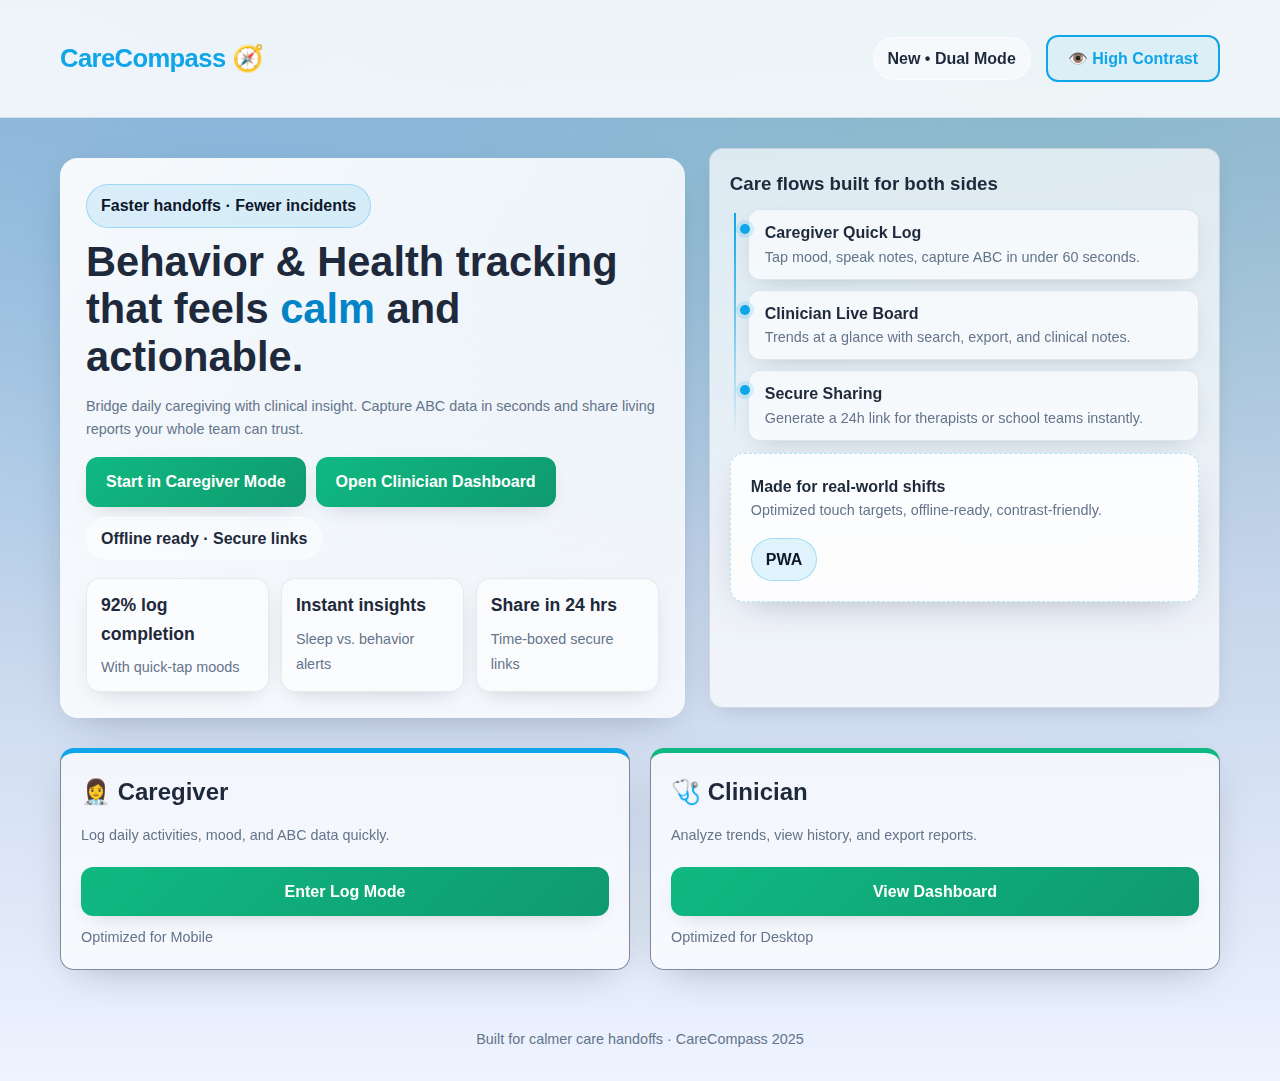
<file: index.html>
<!DOCTYPE html>
<html lang="en">
<head>
    <meta charset="UTF-8">
    <meta name="viewport" content="width=device-width, initial-scale=1.0">
    <title>CareCompass | PWID Monitoring</title>
    <link rel="stylesheet" href="style.css">
    <link rel="manifest" href="manifest.json">
</head>
<body>

    <header>
        <div class="container nav-content">
            <div class="logo">CareCompass 🧭</div>
            <div class="flex-row">
                <span class="pill ghost-pill">New • Dual Mode</span>
                <button class="btn btn-outline" onclick="toggleContrast()" style="width: auto;">👁️ High Contrast</button>
            </div>
        </div>
    </header>

    <div class="container" style="min-height: 80vh;">
        <div class="page-hero">
            <div class="hero-card floating-card">
                <div class="pill" style="margin-bottom: 10px;">Faster handoffs · Fewer incidents</div>
                <h1 style="font-size: 2.6rem; line-height: 1.15; margin-bottom: 14px;">Behavior & Health tracking that feels <span class="highlight">calm</span> and actionable.</h1>
                <p class="text-muted" style="margin-bottom: 16px;">Bridge daily caregiving with clinical insight. Capture ABC data in seconds and share living reports your whole team can trust.</p>
                <div class="flex-row" style="flex-wrap: wrap; gap: 10px;">
                    <a href="caregiver.html" class="btn btn-secondary">Start in Caregiver Mode</a>
                    <a href="doctor.html" class="btn btn-secondary">Open Clinician Dashboard</a>
                    <span class="pill ghost-pill">Offline ready · Secure links</span>
                </div>
                <div class="stat-grid" style="margin-top: 18px;">
                    <div class="stat-chip"><strong>92% log completion</strong><span class="text-muted">With quick-tap moods</span></div>
                    <div class="stat-chip"><strong>Instant insights</strong><span class="text-muted">Sleep vs. behavior alerts</span></div>
                    <div class="stat-chip"><strong>Share in 24 hrs</strong><span class="text-muted">Time-boxed secure links</span></div>
                </div>
            </div>
            <div class="card glass shadow-soft" style="height: 100%;">
                <h3 style="margin-bottom: 10px;">Care flows built for both sides</h3>
                <div class="timeline" style="margin-top: 10px;">
                    <div class="timeline-item">
                        <strong>Caregiver Quick Log</strong>
                        <p class="text-muted">Tap mood, speak notes, capture ABC in under 60 seconds.</p>
                    </div>
                    <div class="timeline-item">
                        <strong>Clinician Live Board</strong>
                        <p class="text-muted">Trends at a glance with search, export, and clinical notes.</p>
                    </div>
                    <div class="timeline-item">
                        <strong>Secure Sharing</strong>
                        <p class="text-muted">Generate a 24h link for therapists or school teams instantly.</p>
                    </div>
                </div>
                <div class="card subtle-card" style="margin-top: 12px;">
                    <div class="flex-between flex-row">
                        <div>
                            <strong>Made for real-world shifts</strong>
                            <p class="text-muted" style="font-size: 0.9rem;">Optimized touch targets, offline-ready, contrast-friendly.</p>
                        </div>
                        <span class="pill">PWA</span>
                    </div>
                </div>
            </div>
        </div>

        <div class="grid-2" style="margin-top: 10px;">
            <div class="card" style="border-top: 5px solid var(--primary);">
                <h2>👩‍⚕️ Caregiver</h2>
                <p class="text-muted" style="margin-bottom: 20px;">Log daily activities, mood, and ABC data quickly.</p>
                <a href="caregiver.html" class="btn btn-secondary w-full">Enter Log Mode</a>
                <div style="margin-top: 10px; font-size: 0.9rem; color: var(--text-muted);">Optimized for Mobile</div>
            </div>

            <div class="card" style="border-top: 5px solid var(--secondary);">
                <h2>🩺 Clinician</h2>
                <p class="text-muted" style="margin-bottom: 20px;">Analyze trends, view history, and export reports.</p>
                <a href="doctor.html" class="btn btn-secondary w-full">View Dashboard</a>
                <div style="margin-top: 10px; font-size: 0.9rem; color: var(--text-muted);">Optimized for Desktop</div>
            </div>
        </div>
    </div>

    <div class="footer">
        Built for calmer care handoffs · CareCompass 2025
    </div>

    <script>
        // High Contrast Logic
        function toggleContrast() {
            document.body.classList.toggle('high-contrast');
            localStorage.setItem('contrast', document.body.classList.contains('high-contrast'));
        }
        // Load preference
        if(localStorage.getItem('contrast') === 'true') {
            document.body.classList.add('high-contrast');
        }
    </script>
</body>
</html>
</file>
<file: style.css>
/* style.css */
:root {
    --primary: #0ea5e9;       /* Sky Blue */
    --primary-dark: #0284c7;
    --secondary: #10b981;     /* Emerald Green */
    --danger: #ef4444;        /* Red */
    --warning: #f59e0b;       /* Amber */
    --bg: #f8fafc;
    --surface: #ffffff;
    --glass: rgba(255, 255, 255, 0.7);
    --text-main: #1e293b;
    --text-muted: #64748b;
    --border: #cbd5e1;
    --radius: 14px;
    --shadow: 0 12px 40px -18px rgba(15, 23, 42, 0.35);
    --shadow-soft: 0 8px 24px -12px rgba(15, 23, 42, 0.25);
    --font-base: 'Segoe UI', Roboto, Helvetica, Arial, sans-serif;
}

/* --- High Contrast Accessibility Mode --- */
body.high-contrast {
    --primary: #60a5fa;       /* Muted blue accent */
    --primary-dark: #3b82f6;
    --secondary: #a5b4fc;     /* Soft indigo accent */
    --danger: #fca5a5;
    --warning: #fbbf77;
    --bg: #0d1117;            /* Dark mode background */
    --surface: #111827;
    --glass: rgba(17, 24, 39, 0.9);
    --text-main: #e5e7eb;
    --text-muted: #9ca3af;
    --border: #1f2937;
    --shadow: none;
}

/* Adjust links/buttons for high contrast text readability */
body.high-contrast .btn-primary { color: #f8fafc; font-weight: 700; }
body.high-contrast .btn-secondary { color: #f8fafc; font-weight: 700; }
body.high-contrast .btn-outline { border-color: var(--primary); color: var(--primary); background: rgba(59, 130, 246, 0.08); }
body.high-contrast .ghost-pill { background: rgba(255,255,255,0.08); border-color: rgba(255,255,255,0.18); color: #e5e7eb; }
body.high-contrast .pill { background: rgba(96,165,250,0.12); border-color: rgba(96,165,250,0.25); color: #e5e7eb; }
body.high-contrast .card { background: #161d29; border: 1px solid #1f2937; box-shadow: none; backdrop-filter: none; }
body.high-contrast .subtle-card { background: #111827; border-color: #1f2937; }
body.high-contrast .glass { background: #161d29; border-color: #1f2937; }
body.high-contrast header { background: #0f1624; border-bottom: 1px solid #1f2937; }
body.high-contrast .patient-table th { background: rgba(255,255,255,0.04); }
body.high-contrast .option-btn { background: #111827; border-color: #1f2937; }
body.high-contrast h1, body.high-contrast h2, body.high-contrast h3 { color: #e5e7eb; }
body.high-contrast .text-muted { color: #cbd5e1; }
body.high-contrast .hero-card { background: #121826; box-shadow: none; border: 1px solid #1f2937; }
body.high-contrast .floating-card::after { display: none; }
body.high-contrast .stat-chip,
body.high-contrast .timeline-item { background: #111827; border-color: #1f2937; color: #e5e7eb; }
body.high-contrast input,
body.high-contrast select,
body.high-contrast textarea {
    background: #0f1624;
    border-color: #1f2937;
    color: #e5e7eb;
}
body.high-contrast .patient-table td { color: #e5e7eb; }

* { box-sizing: border-box; margin: 0; padding: 0; font-family: var(--font-base); }

body {
    background: radial-gradient(140% 120% at 20% 20%, rgba(14, 165, 233, 0.18), transparent 40%),
                radial-gradient(120% 100% at 80% 10%, rgba(16, 185, 129, 0.15), transparent 45%),
                linear-gradient(180deg, #96b2d3 0%, #eef3ff 100%);
    color: var(--text-main);
    line-height: 1.6;
    transition: background 0.3s, color 0.3s;
    min-height: 100vh;
}

body.high-contrast {
    background: #0d1117 !important;
}

/* --- Layout & Utilities --- */
.container { max-width: 1200px; margin: 0 auto; padding: 20px; }
.card {
    background: var(--glass);
    backdrop-filter: blur(12px);
    border-radius: var(--radius);
    padding: 20px;
    box-shadow: var(--shadow);
    margin-bottom: 20px;
    border: 1px solid rgba(44, 67, 95, 0.6);
}

/* Typography */
h1, h2, h3 { color: var(--text-main); margin-bottom: 0.5em; }
.text-muted { color: var(--text-muted); font-size: 0.9em; }
.text-danger { color: var(--danger); }

/* Buttons & Inputs */
.btn {
    display: inline-flex; align-items: center; justify-content: center;
    padding: 12px 20px; border-radius: 12px; text-decoration: none;
    font-weight: 650; cursor: pointer; border: none; transition: transform 0.15s ease, box-shadow 0.2s ease, background 0.2s ease; font-size: 1rem;
    gap: 8px; box-shadow: var(--shadow-soft);
}
.btn:hover { transform: translateY(-1px) scale(1.01); box-shadow: var(--shadow); }
.btn-primary { background: linear-gradient(135deg, var(--primary), var(--primary-dark)); color: white; }
.btn-secondary { background: linear-gradient(135deg, var(--secondary), #0f9a6f); color: white; }
.btn-danger { background: linear-gradient(135deg, var(--danger), #b91c1c); color: white; }
.btn-outline { border: 2px solid var(--primary); color: var(--primary); background: rgba(14,165,233,0.08); box-shadow: none; }
.btn-icon { padding: 10px; border-radius: 50%; font-size: 1.2rem; }

input, select, textarea {
    width: 100%; padding: 12px; border: 2px solid var(--border);
    border-radius: 12px; margin-bottom: 15px; font-size: 1rem;
    background: rgba(255,255,255,0.9); color: var(--text-main);
    transition: border-color 0.2s ease, box-shadow 0.2s ease;
}
input:focus, select:focus, textarea:focus { border-color: var(--primary); outline: none; box-shadow: 0 0 0 3px rgba(14, 165, 233, 0.18); }

/* Flex & Grid */
.flex-row { display: flex; gap: 15px; align-items: center; flex-wrap: wrap; }
.flex-between { justify-content: space-between; }
.grid-2 { display: grid; grid-template-columns: 1fr 1fr; gap: 20px; }
.grid-3 { display: grid; grid-template-columns: repeat(auto-fit, minmax(300px, 1fr)); gap: 20px; }
.w-full { width: 100%; }

/* --- Navigation --- */
header { background: rgba(255,255,255,0.85); padding: 15px 0; border-bottom: 1px solid rgba(203, 213, 225, 0.7); position: sticky; top: 0; z-index: 100; backdrop-filter: blur(10px); }
.nav-content { display: flex; justify-content: space-between; align-items: center; }
.logo { font-size: 1.6rem; font-weight: 800; color: var(--primary); letter-spacing: -0.6px; }
.nav-ghost { border: 1px solid rgba(255,255,255,0.4); background: rgba(255,255,255,0.3); }

/* --- Mobile First Adjustments --- */
@media (max-width: 768px) {
    .grid-2 { grid-template-columns: 1fr; } /* Stack columns on mobile */
    .nav-content { flex-direction: column; gap: 10px; }
    .btn { width: 100%; margin-bottom: 5px; } /* Large touch targets */
    .hide-mobile { display: none; }
}

/* --- Specific Components --- */

/* Mood/Sleep Selectors */
.option-grid { display: flex; gap: 10px; margin-bottom: 15px; overflow-x: auto; padding-bottom: 5px; }
.option-btn {
    flex: 1; min-width: 60px; text-align: center; padding: 10px;
    border: 2px solid var(--border); border-radius: 8px; cursor: pointer;
    background: var(--surface); transition: 0.2s;
}
.option-btn.active { border-color: var(--primary); background: rgba(14, 165, 233, 0.1); font-weight: bold; transform: scale(1.05); }

/* Table for Doctors */
.patient-table { width: 100%; border-collapse: collapse; margin-top: 10px; }
.patient-table th, .patient-table td { padding: 12px; text-align: left; border-bottom: 1px solid var(--border); }
.patient-table th { background: rgba(0,0,0,0.02); color: var(--text-muted); }
.status-badge { padding: 4px 8px; border-radius: 12px; font-size: 0.85rem; font-weight: bold; }
.status-stable { background: #dcfce7; color: #166534; }
.status-risk { background: #fee2e2; color: #991b1b; }

/* Recording Animation */
.recording { animation: pulse 1.5s infinite; border-color: var(--danger); color: var(--danger); }
@keyframes pulse { 0% { box-shadow: 0 0 0 0 rgba(239, 68, 68, 0.4); } 70% { box-shadow: 0 0 0 10px rgba(239, 68, 68, 0); } 100% { box-shadow: 0 0 0 0 rgba(239, 68, 68, 0); } }

/* --- New UI Accents --- */
.pill {
    display: inline-flex;
    align-items: center;
    gap: 8px;
    padding: 8px 14px;
    border-radius: 999px;
    background: rgba(14, 165, 233, 0.12);
    color: #0f172a;
    font-weight: 600;
    border: 1px solid rgba(14, 165, 233, 0.3);
}
.ghost-pill { background: rgba(255,255,255,0.45); border: 1px solid rgba(255,255,255,0.6); color: var(--text-main); }
.subtle-card { background: rgba(255,255,255,0.5); border: 1px dashed rgba(14, 165, 233, 0.3); }
.glass { background: var(--glass); backdrop-filter: blur(16px); border: 1px solid rgba(148, 163, 184, 0.35); }
.shadow-soft { box-shadow: var(--shadow-soft); }

.page-hero {
    display: grid;
    grid-template-columns: 1.1fr 0.9fr;
    gap: 24px;
    align-items: center;
    margin: 20px 0 30px;
}
.hero-card {
    padding: 26px;
    border-radius: 18px;
    box-shadow: var(--shadow);
    background: linear-gradient(145deg, rgba(255,255,255,0.92), rgba(255,255,255,0.75));
}
.highlight {
    color: var(--primary-dark);
    font-weight: 800;
}
.floating-card {
    position: relative;
    overflow: hidden;
}
.floating-card::after {
    content: "";
    position: absolute;
    inset: -40% 40% auto auto;
    width: 180px;
    height: 180px;
    background: radial-gradient(circle at center, rgba(14,165,233,0.18), transparent 60%);
    transform: rotate(-20deg);
}

.stat-grid { display: grid; grid-template-columns: repeat(auto-fit, minmax(180px, 1fr)); gap: 12px; }
.stat-chip {
    background: rgba(255,255,255,0.55);
    border: 1px solid rgba(15, 23, 42, 0.08);
    border-radius: 14px;
    padding: 12px 14px;
    box-shadow: var(--shadow-soft);
}
.stat-chip strong { display: block; font-size: 1.1rem; margin-bottom: 6px; }
.timeline { position: relative; padding-left: 18px; }
.timeline::before {
    content: "";
    position: absolute;
    left: 4px; top: 4px; bottom: 4px;
    width: 2px;
    background: linear-gradient(180deg, var(--primary), transparent);
}
.timeline-item {
    position: relative;
    padding: 10px 12px 10px 16px;
    border-radius: 12px;
    margin-bottom: 10px;
    background: rgba(255,255,255,0.65);
    border: 1px solid rgba(203, 213, 225, 0.6);
    box-shadow: var(--shadow-soft);
}
.timeline-item::before {
    content: "";
    position: absolute;
    left: -9px;
    top: 14px;
    width: 10px;
    height: 10px;
    border-radius: 50%;
    background: var(--primary);
    box-shadow: 0 0 0 4px rgba(14,165,233,0.15);
}

.footer {
    text-align: center;
    padding: 18px 0 30px;
    color: var(--text-muted);
    font-size: 0.9rem;
}
</file>
